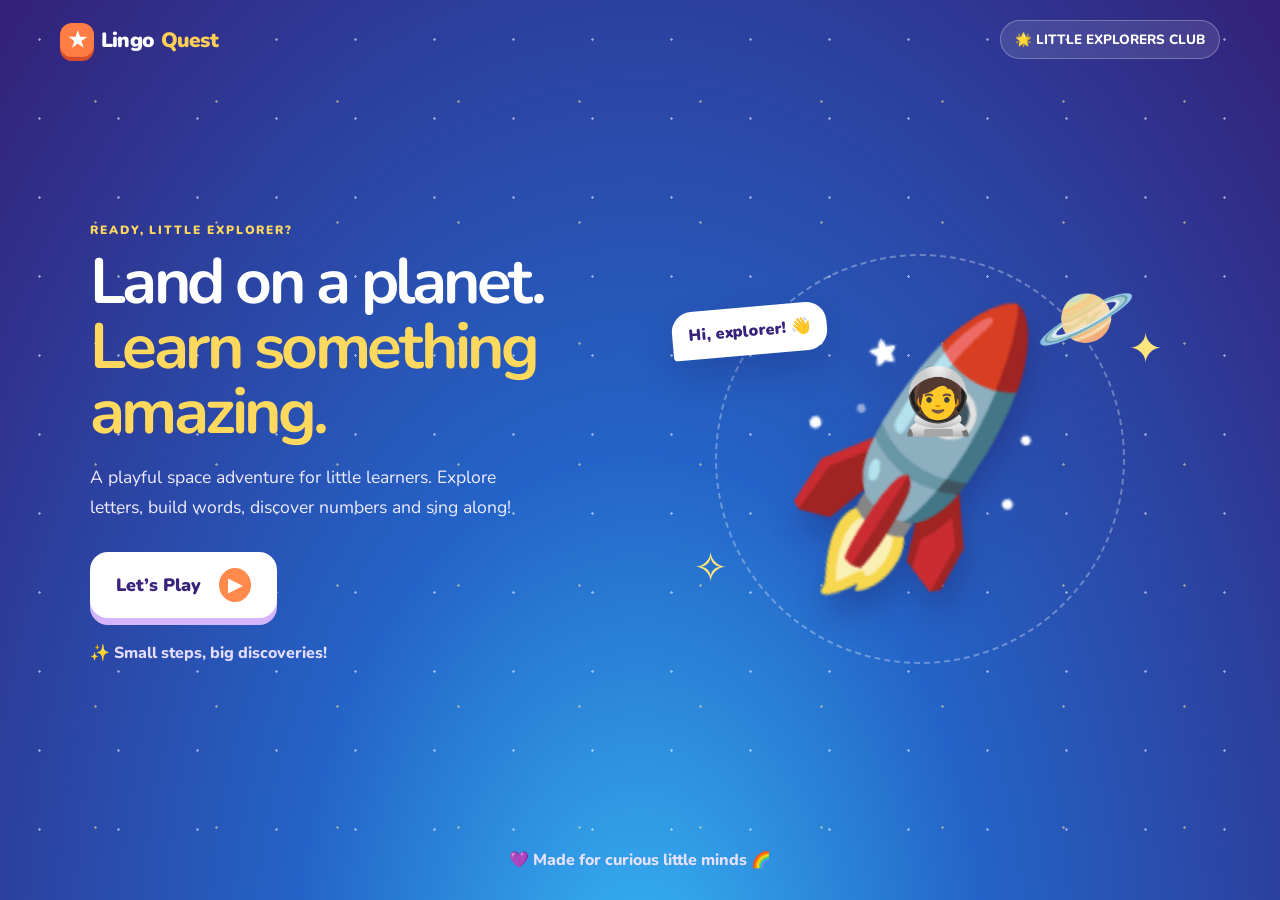
<file: index.html>
<!doctype html><html lang="en"><head><meta charset="utf-8"><meta name="viewport" content="width=device-width,initial-scale=1"><meta name="theme-color" content="#342078"><title>Lingo Quest — Start Your Adventure</title><link rel="stylesheet" href="style.css"></head><body class="landing-page"><div class="starfield"></div><header class="landing-top"><a class="logo" href="index.html"><span class="logo-star">★</span> Lingo<span>Quest</span></a><div class="top-pill">🌟 LITTLE EXPLORERS CLUB</div></header><main class="landing-main"><div class="landing-copy"><p class="kicker">READY, LITTLE EXPLORER?</p><h1>Land on a planet.<br><span>Learn something amazing.</span></h1><p class="landing-description">A playful space adventure for little learners. Explore letters, build words, discover numbers and sing along!</p><a class="big-play" href="world.html">Let’s Play <span>▶</span></a><p class="landing-note">✨ Small steps, big discoveries!</p></div><div class="hero-illustration"><div class="planet-ring"></div><div class="hero-planet">🪐</div><div class="hero-rocket">🚀</div><div class="hero-kid">🧑‍🚀</div><div class="hero-spark s1">✦</div><div class="hero-spark s2">✧</div><div class="hello-bubble">Hi, explorer! 👋</div></div></main><footer class="landing-footer">💜 Made for curious little minds 🌈</footer></body></html>
</file>
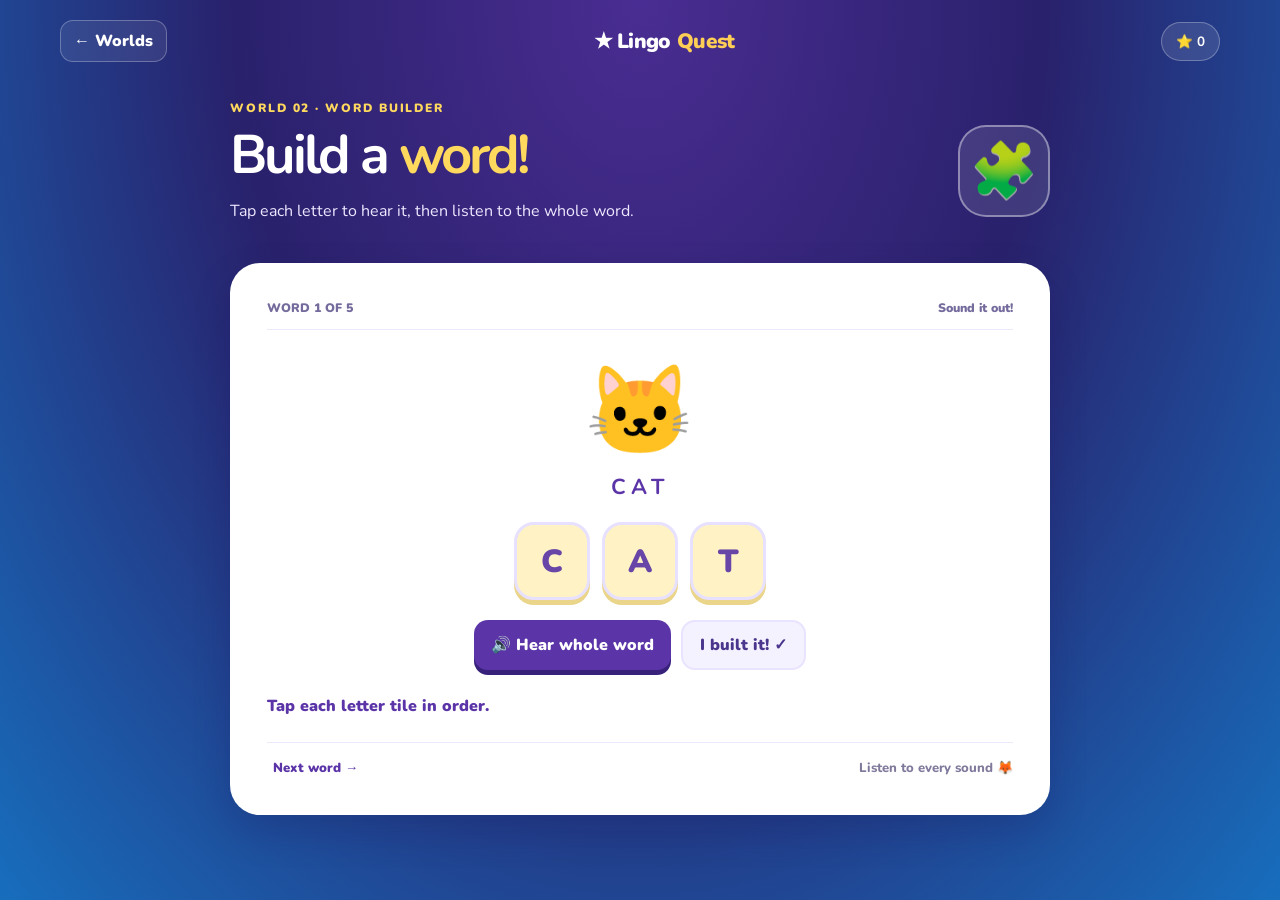
<file: builder.html>
<!doctype html><html lang="en"><head><meta charset="utf-8"><meta name="viewport" content="width=device-width,initial-scale=1"><title>Word Builder</title><link rel="stylesheet" href="style.css"></head><body class="activity-page"><header class="activity-header"><a class="back-link" href="world.html">← Worlds</a><a class="logo" href="index.html">★ Lingo<span>Quest</span></a><div class="star-counter">⭐ <strong id="starCount">0</strong></div></header><main class="activity-main"><div class="activity-title-row"><div><p class="kicker">WORLD 02 · WORD BUILDER</p><h1>Build a <span>word!</span></h1><p>Tap each letter to hear it, then listen to the whole word.</p></div><div class="big-icon">🧩</div></div><section class="learning-card"><div class="progress-line"><span id="wordProgress">WORD 1 OF 5</span><span>Sound it out!</span></div><div class="word-picture" id="wordEmoji">🐱</div><h2 class="word-target" id="wordTarget">CAT</h2><div class="letter-tiles" id="letterTiles"></div><div class="sound-actions"><button class="primary-button" id="wholeWord">🔊 Hear whole word</button><button class="secondary-button" id="blendCheck">I built it! ✓</button></div><p class="feedback" id="builderFeedback" role="status">Tap each letter tile in order.</p><div class="card-bottom"><button class="text-button" id="nextWord">Next word →</button><span>Listen to every sound 🦊</span></div></section></main><script src="app.js"></script></body></html>
</file>
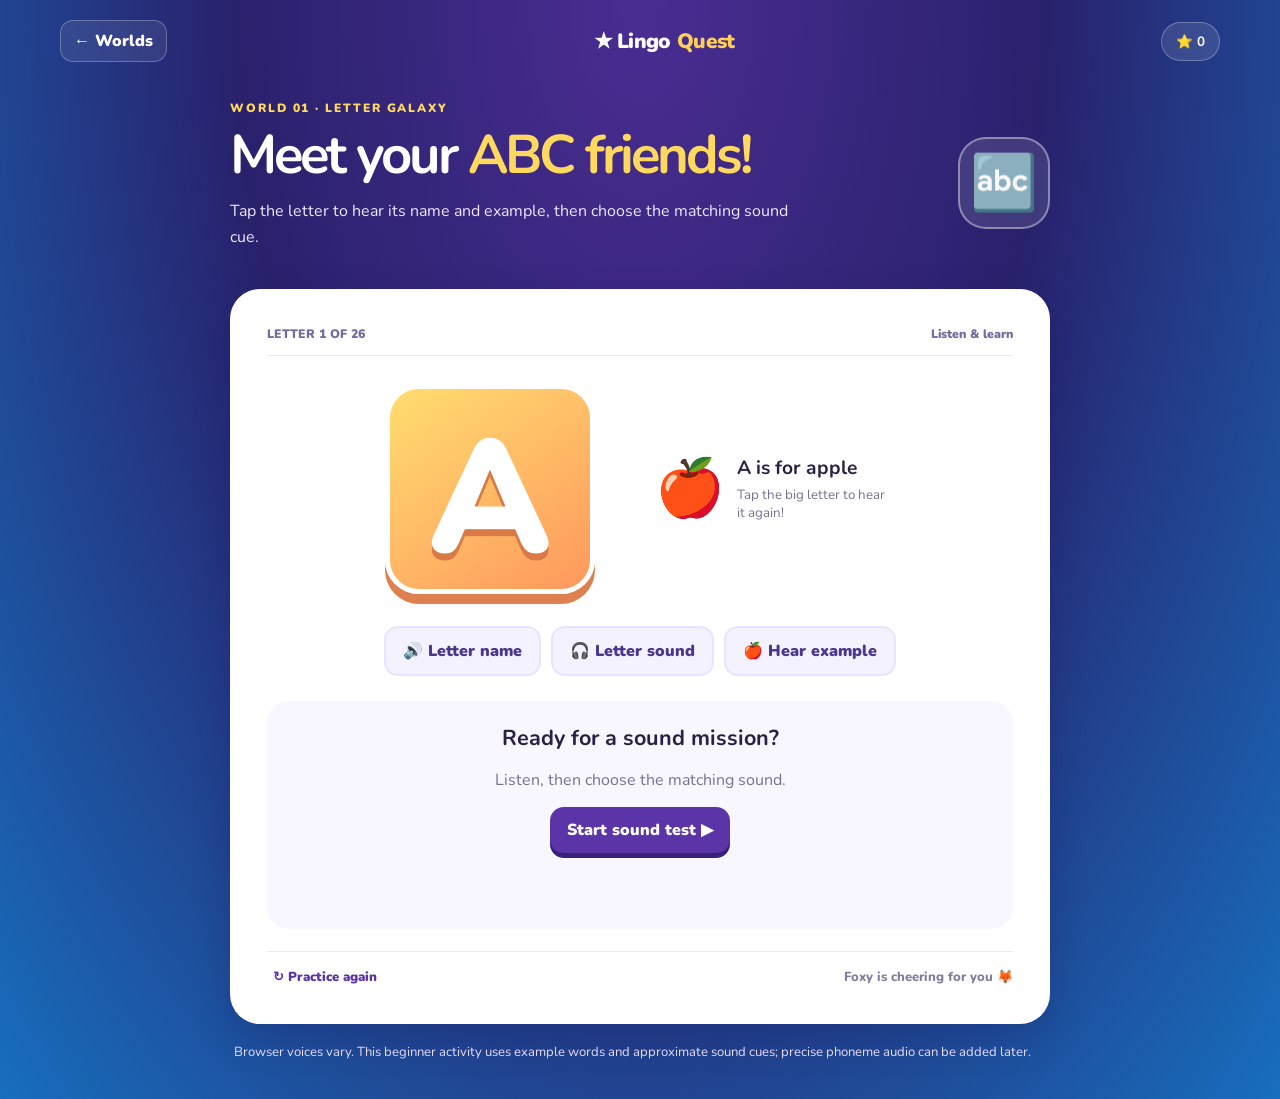
<file: letters.html>
<!doctype html><html lang="en"><head><meta charset="utf-8"><meta name="viewport" content="width=device-width,initial-scale=1"><title>World of Letters</title><link rel="stylesheet" href="style.css"></head><body class="activity-page"><header class="activity-header"><a class="back-link" href="world.html">← Worlds</a><a class="logo" href="index.html">★ Lingo<span>Quest</span></a><div class="star-counter">⭐ <strong id="starCount">0</strong></div></header><main class="activity-main"><div class="activity-title-row"><div><p class="kicker">WORLD 01 · LETTER GALAXY</p><h1>Meet your <span>ABC friends!</span></h1><p>Tap the letter to hear its name and example, then choose the matching sound cue.</p></div><div class="big-icon">🔤</div></div><section class="learning-card"><div class="progress-line"><span id="letterProgress">LETTER 1 OF 26</span><span id="letterStatus">Listen & learn</span></div><div class="letter-stage"><button class="giant-letter" id="letterButton">A</button><div class="letter-hint"><span id="letterExampleEmoji">🍎</span><div><strong id="letterExample">A is for apple</strong><small>Tap the big letter to hear it again!</small></div></div></div><div class="sound-actions"><button class="secondary-button" id="nameButton">🔊 Letter name</button><button class="secondary-button" id="soundButton">🎧 Letter sound</button><button class="secondary-button" id="exampleButton">🍎 Hear example</button></div><div class="quiz-area"><h2 id="quizTitle">Ready for a sound mission?</h2><p id="quizPrompt">Listen, then choose the matching sound.</p><button class="primary-button" id="startQuiz">Start sound test ▶</button><div class="quiz-options" id="quizOptions" hidden></div><p class="feedback" id="feedback" role="status"></p></div><div class="card-bottom"><button class="text-button" id="repeatLetter">↻ Practice again</button><span>Foxy is cheering for you 🦊</span></div></section><p class="parent-note">Browser voices vary. This beginner activity uses example words and approximate sound cues; precise phoneme audio can be added later.</p></main><script src="app.js"></script></body></html>
</file>
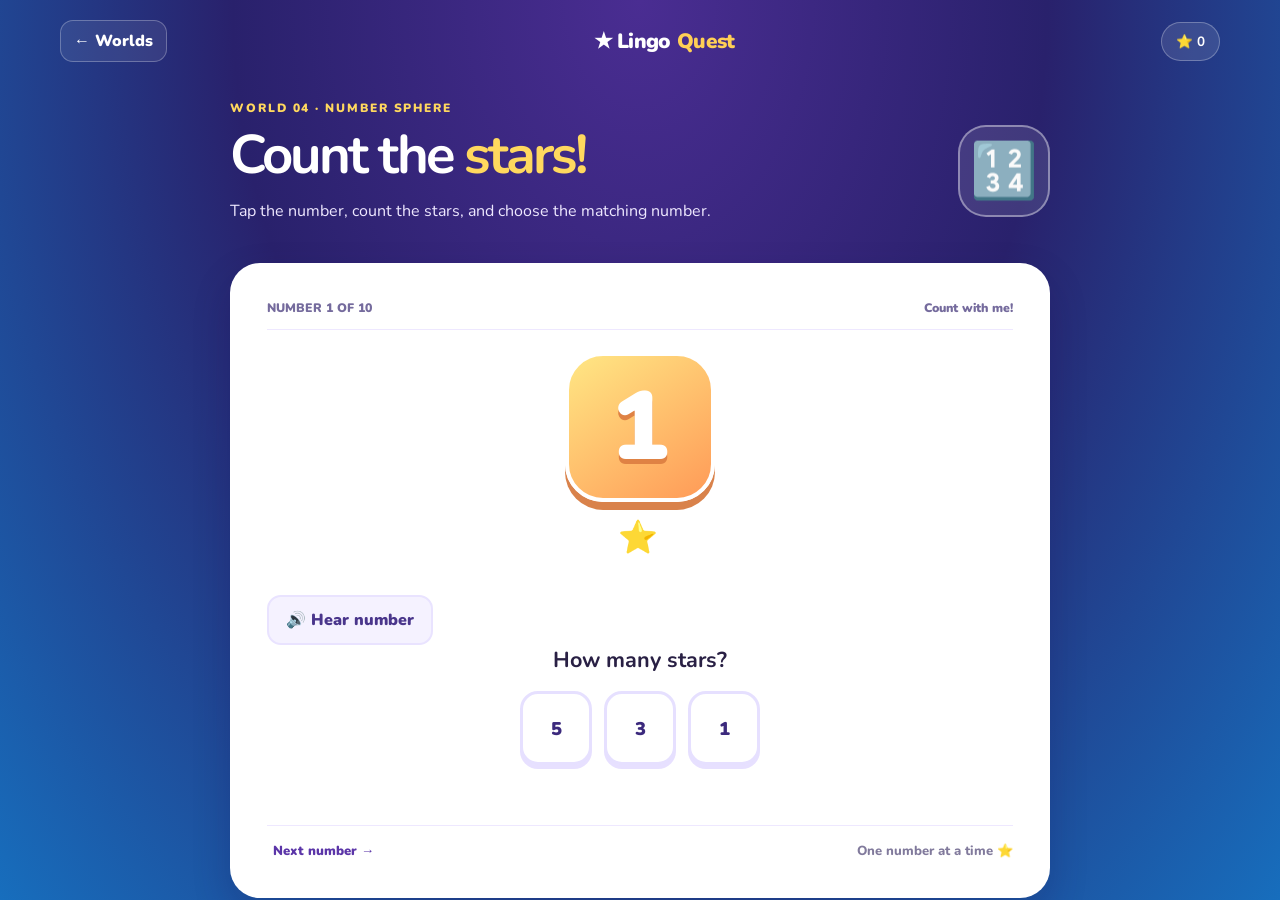
<file: numbers.html>
<!doctype html><html lang="en"><head><meta charset="utf-8"><meta name="viewport" content="width=device-width,initial-scale=1"><title>Number Sphere</title><link rel="stylesheet" href="style.css"></head><body class="activity-page"><header class="activity-header"><a class="back-link" href="world.html">← Worlds</a><a class="logo" href="index.html">★ Lingo<span>Quest</span></a><div class="star-counter">⭐ <strong id="starCount">0</strong></div></header><main class="activity-main"><div class="activity-title-row"><div><p class="kicker">WORLD 04 · NUMBER SPHERE</p><h1>Count the <span>stars!</span></h1><p>Tap the number, count the stars, and choose the matching number.</p></div><div class="big-icon">🔢</div></div><section class="learning-card"><div class="progress-line"><span id="numberProgress">NUMBER 1 OF 10</span><span>Count with me!</span></div><button class="number-display" id="numberDisplay">1</button><div class="counting-objects" id="countingObjects">⭐</div><button class="secondary-button" id="hearNumber">🔊 Hear number</button><h2 class="quiz-question">How many stars?</h2><div class="number-options" id="numberOptions"></div><p class="feedback" id="numberFeedback" role="status"></p><div class="card-bottom"><button class="text-button" id="nextNumber">Next number →</button><span>One number at a time ⭐</span></div></section></main><script src="app.js"></script></body></html>
</file>
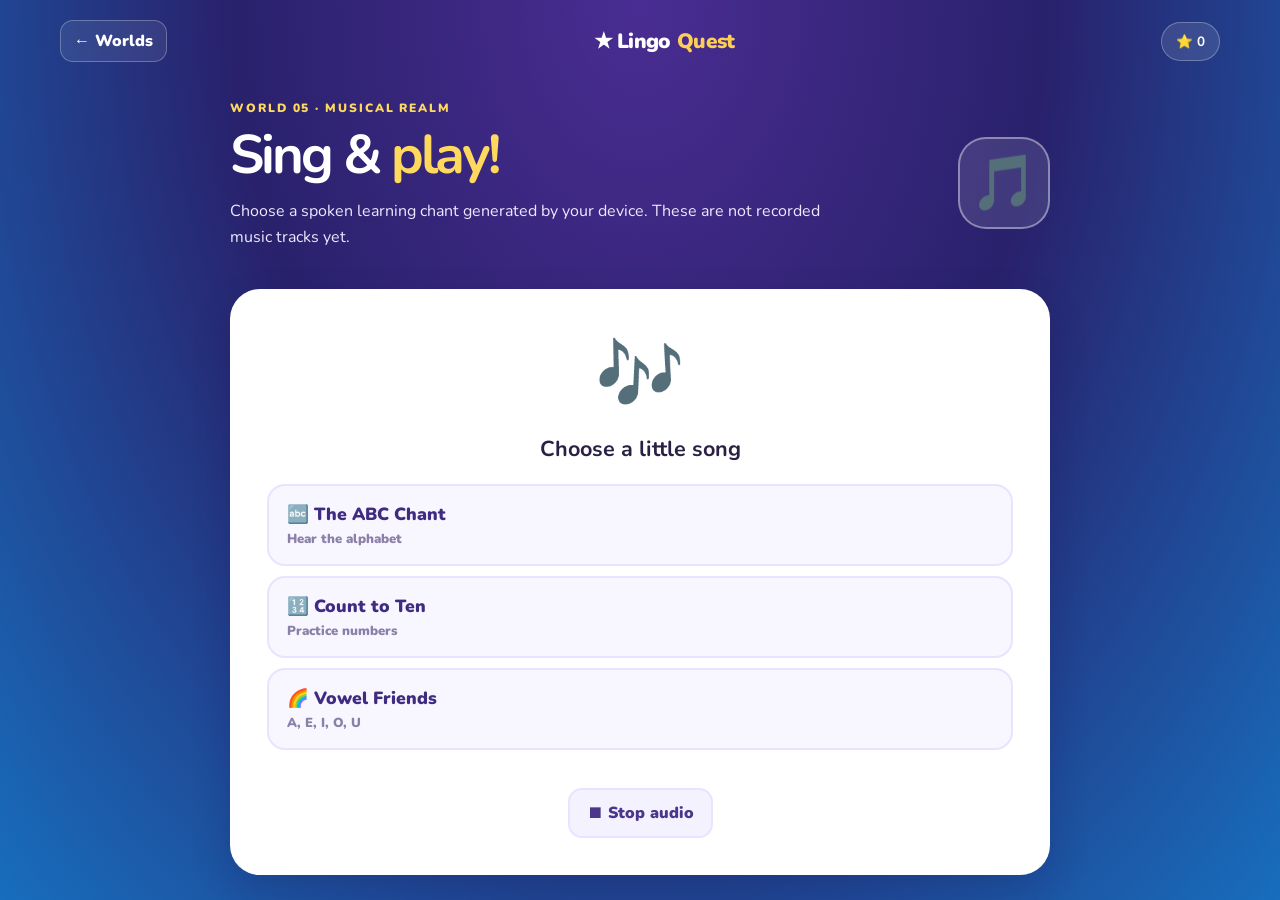
<file: songs.html>
<!doctype html><html lang="en"><head><meta charset="utf-8"><meta name="viewport" content="width=device-width,initial-scale=1"><title>Musical Realm</title><link rel="stylesheet" href="style.css"></head><body class="activity-page"><header class="activity-header"><a class="back-link" href="world.html">← Worlds</a><a class="logo" href="index.html">★ Lingo<span>Quest</span></a><div class="star-counter">⭐ <strong id="starCount">0</strong></div></header><main class="activity-main"><div class="activity-title-row"><div><p class="kicker">WORLD 05 · MUSICAL REALM</p><h1>Sing & <span>play!</span></h1><p>Choose a spoken learning chant generated by your device. These are not recorded music tracks yet.</p></div><div class="big-icon">🎵</div></div><section class="learning-card music-card"><div class="music-note">🎶</div><h2>Choose a little song</h2><button class="song-choice" data-song="abc">🔤 The ABC Chant <span>Hear the alphabet</span></button><button class="song-choice" data-song="numbers">🔢 Count to Ten <span>Practice numbers</span></button><button class="song-choice" data-song="vowels">🌈 Vowel Friends <span>A, E, I, O, U</span></button><p class="feedback" id="songFeedback" role="status"></p><button class="secondary-button" id="stopSong">⏹ Stop audio</button></section></main><script src="app.js"></script></body></html>
</file>
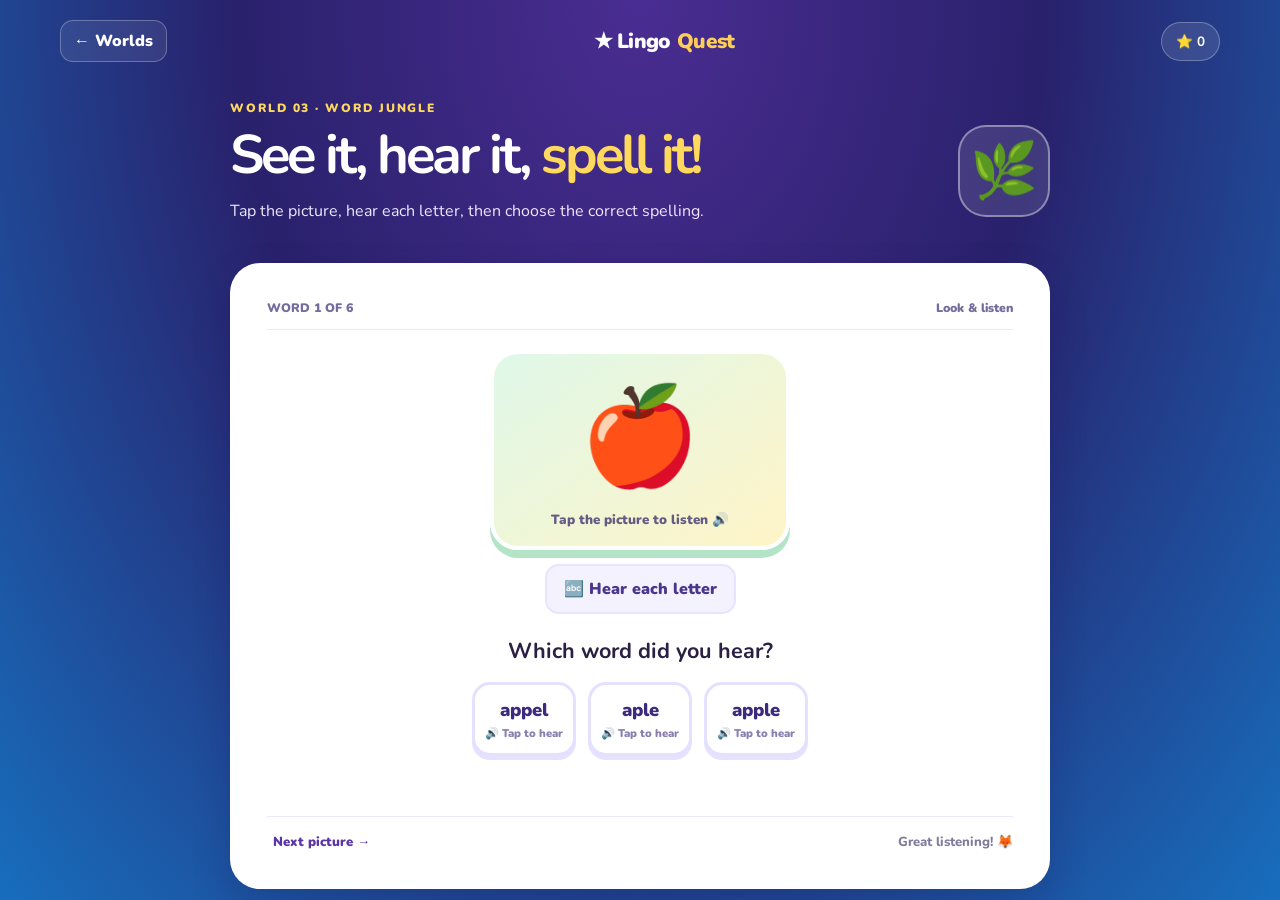
<file: vocabulary.html>
<!doctype html><html lang="en"><head><meta charset="utf-8"><meta name="viewport" content="width=device-width,initial-scale=1"><title>Word Jungle</title><link rel="stylesheet" href="style.css"></head><body class="activity-page"><header class="activity-header"><a class="back-link" href="world.html">← Worlds</a><a class="logo" href="index.html">★ Lingo<span>Quest</span></a><div class="star-counter">⭐ <strong id="starCount">0</strong></div></header><main class="activity-main"><div class="activity-title-row"><div><p class="kicker">WORLD 03 · WORD JUNGLE</p><h1>See it, hear it, <span>spell it!</span></h1><p>Tap the picture, hear each letter, then choose the correct spelling.</p></div><div class="big-icon">🌿</div></div><section class="learning-card"><div class="progress-line"><span id="vocabProgress">WORD 1 OF 6</span><span>Look & listen</span></div><button class="picture-sound" id="pictureSound"><span id="vocabEmoji">🍎</span><small>Tap the picture to listen 🔊</small></button><button class="secondary-button spelling-button" id="spellButton">🔤 Hear each letter</button><h2 class="quiz-question">Which word did you hear?</h2><div class="vocab-options" id="vocabOptions"></div><p class="feedback" id="vocabFeedback" role="status"></p><div class="card-bottom"><button class="text-button" id="nextVocab">Next picture →</button><span>Great listening! 🦊</span></div></section></main><script src="app.js"></script></body></html>
</file>
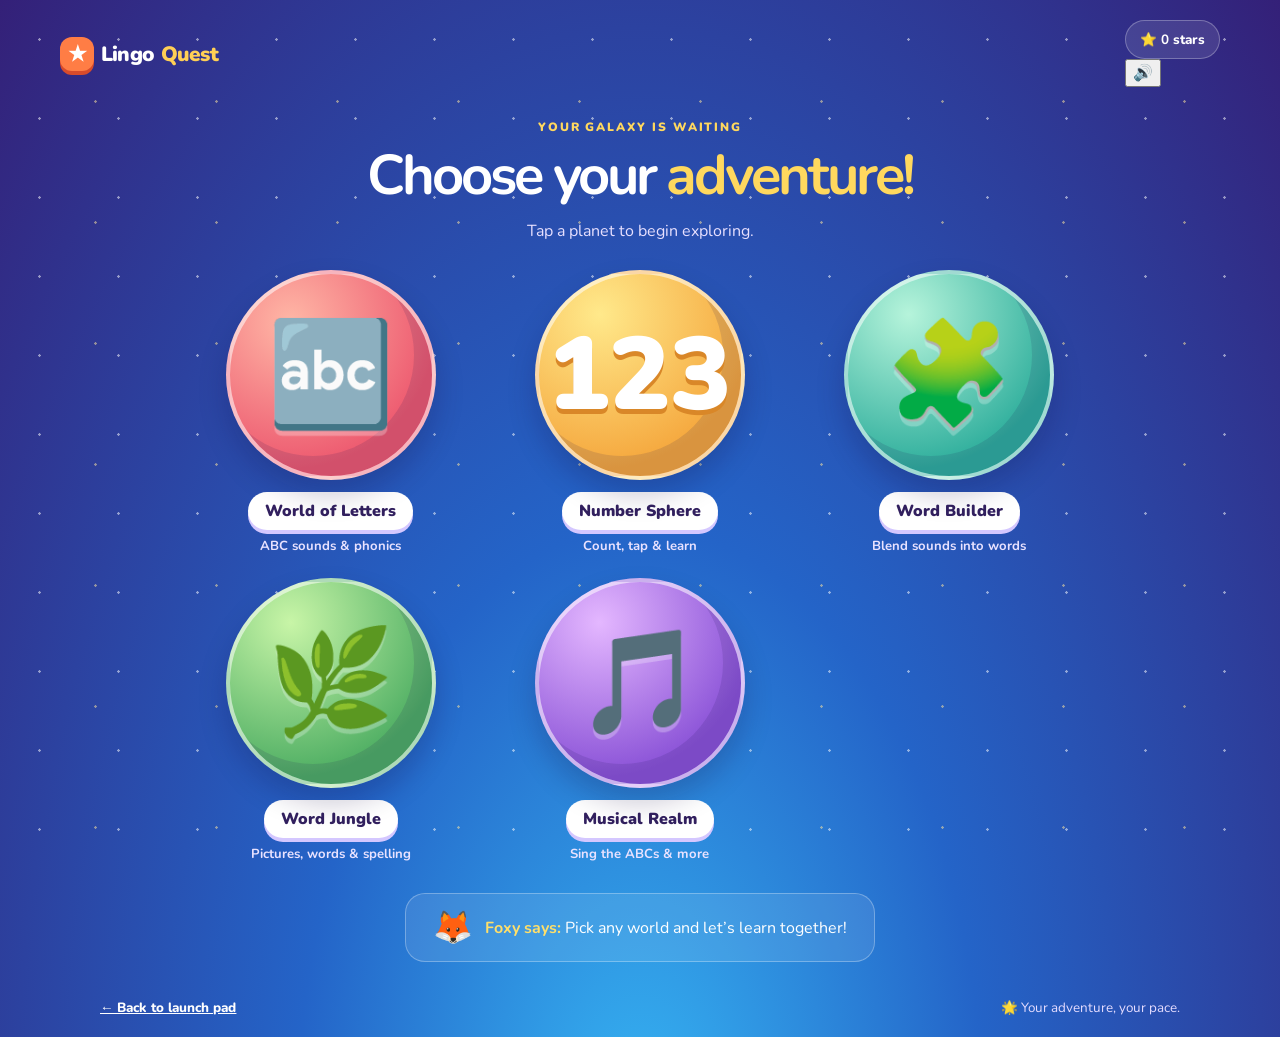
<file: world.html>
<!doctype html><html lang="en"><head><meta charset="utf-8"><meta name="viewport" content="width=device-width,initial-scale=1"><meta name="theme-color" content="#342078"><title>Lingo Quest — Choose Your World</title><link rel="stylesheet" href="style.css"></head><body class="world-page"><div class="world-stars"></div><header class="world-header"><a class="logo" href="index.html"><span class="logo-star">★</span> Lingo<span>Quest</span></a><div class="header-actions"><div class="star-counter">⭐ <strong id="starCount">0</strong> <span>stars</span></div><button class="round-control" id="soundToggle">🔊</button></div></header><main class="world-main"><div class="world-heading"><p class="kicker">YOUR GALAXY IS WAITING</p><h1>Choose your <span>adventure!</span></h1><p>Tap a planet to begin exploring.</p></div><section class="planet-grid"><a class="planet-card" href="letters.html"><div class="planet-art art-letters"><span class="planet-emoji">🔤</span></div><span class="planet-label">World of Letters</span><span class="planet-subtitle">ABC sounds & phonics</span></a><a class="planet-card" href="numbers.html"><div class="planet-art art-numbers"><span class="planet-emoji">123</span></div><span class="planet-label">Number Sphere</span><span class="planet-subtitle">Count, tap & learn</span></a><a class="planet-card" href="builder.html"><div class="planet-art art-words"><span class="planet-emoji">🧩</span></div><span class="planet-label">Word Builder</span><span class="planet-subtitle">Blend sounds into words</span></a><a class="planet-card" href="vocabulary.html"><div class="planet-art art-vocab"><span class="planet-emoji">🌿</span></div><span class="planet-label">Word Jungle</span><span class="planet-subtitle">Pictures, words & spelling</span></a><a class="planet-card" href="songs.html"><div class="planet-art art-music"><span class="planet-emoji">🎵</span></div><span class="planet-label">Musical Realm</span><span class="planet-subtitle">Sing the ABCs & more</span></a></section><div class="mascot-tip"><span>🦊</span><span><strong>Foxy says:</strong> Pick any world and let’s learn together!</span></div></main><footer class="site-footer"><a href="index.html">← Back to launch pad</a><span>🌟 Your adventure, your pace.</span></footer><script src="app.js"></script></body></html>
</file>
<file: style.css>
@import url('https://fonts.googleapis.com/css2?family=Nunito:wght@400;600;700;800;900&display=swap');:root{--purple:#38217b;--purple2:#5b35a8;--yellow:#ffd85e;--ink:#292044;--muted:#77718f;--shadow:0 16px 38px #170d4930}*{box-sizing:border-box}body{margin:0;font-family:Nunito,'Trebuchet MS',sans-serif;min-height:100vh}button,a{font:inherit}button{cursor:pointer}a:focus-visible,button:focus-visible{outline:4px solid #ffbd52;outline-offset:4px}.landing-page,.world-page,.activity-page{background:radial-gradient(ellipse at 50% 110%,#36b5f3 0%,#2464c8 38%,#342078 100%);color:white;overflow-x:hidden}.starfield,.world-stars{position:fixed;inset:0;pointer-events:none;opacity:.5;background-image:radial-gradient(white 1px,transparent 1.5px),radial-gradient(#ffe7a0 1px,transparent 1.5px);background-size:79px 79px,121px 121px;background-position:0 0,35px 41px}.landing-top,.world-header,.activity-header{position:relative;z-index:2;display:flex;align-items:center;justify-content:space-between;gap:14px;width:min(1160px,calc(100% - 32px));margin:auto;padding:20px 0}.logo{display:inline-flex;align-items:center;gap:7px;color:white;text-decoration:none;font-size:1.3rem;font-weight:900;letter-spacing:-.04em}.logo>span:last-child{color:#ffcf55}.logo-star{display:inline-grid;place-items:center;width:34px;height:34px;border-radius:12px;background:#ff7d45;color:white;box-shadow:0 4px 0 #d84b2b}.top-pill,.star-counter{padding:9px 14px;border:1px solid #ffffff45;border-radius:999px;background:#ffffff1b;font-weight:800;font-size:.84rem}.landing-main{position:relative;display:grid;grid-template-columns:1fr 1fr;align-items:center;gap:20px;width:min(1100px,calc(100% - 40px));min-height:calc(100vh - 140px);margin:auto}.landing-copy{position:relative;z-index:1;padding:32px 0 48px}.kicker{margin:0 0 12px;color:#ffd85e;font-size:.75rem;font-weight:900;letter-spacing:.16em}.landing-copy h1,.world-heading h1,.activity-title-row h1{margin:0 0 17px;font-size:clamp(2.3rem,5vw,4.4rem);line-height:1.02;letter-spacing:-.055em}.landing-copy h1 span,.world-heading h1 span,.activity-title-row h1 span{color:#ffd85e}.landing-description{max-width:460px;color:#f0ebff;font-size:1.1rem;line-height:1.7}.big-play,.primary-button{display:inline-flex;align-items:center;justify-content:center;gap:18px;border:0;border-radius:18px;background:white;color:#39237c;text-decoration:none;font-weight:900;box-shadow:0 7px 0 #d6b5ff;transition:.18s}.big-play{margin-top:12px;padding:16px 26px;font-size:1.12rem}.big-play span{padding:5px 9px;border-radius:50%;background:#ff8a4c;color:white}.big-play:hover,.primary-button:hover{transform:translateY(-3px)}.landing-note{margin-top:24px;color:#e4dcff;font-weight:800}.hero-illustration{position:relative;display:grid;place-items:center;min-height:460px}.planet-ring{position:absolute;width:min(410px,75vw);aspect-ratio:1;border:2px dashed #ffffff50;border-radius:50%;animation:orbit 34s linear infinite}.hero-planet{position:absolute;top:35px;right:10%;font-size:5rem}.hero-rocket{position:relative;z-index:2;font-size:clamp(9rem,20vw,15rem);filter:drop-shadow(0 20px 15px #160d4740);transform:rotate(-12deg);animation:float 3s ease-in-out infinite}.hero-kid{position:absolute;z-index:3;top:28%;left:46%;font-size:4rem}.hello-bubble{position:absolute;top:17%;left:4%;padding:13px 16px;border-radius:20px 20px 20px 4px;background:white;color:var(--purple);font-weight:900;box-shadow:var(--shadow);transform:rotate(-5deg)}.hero-spark{position:absolute;color:#ffe57d;font-size:2.6rem}.s1{top:20%;right:5%}.s2{bottom:20%;left:8%}.landing-footer{text-align:center;padding:10px 20px 22px;color:#e8e0ff;font-weight:800}@keyframes float{50%{transform:translateY(-12px) rotate(-7deg)}}@keyframes orbit{to{transform:rotate(360deg)}}.world-main,.activity-main{position:relative;z-index:1;width:min(1080px,calc(100% - 32px));margin:12px auto 36px}.world-heading{text-align:center;margin:12px 0 28px}.world-heading h1{font-size:clamp(2.2rem,5vw,3.5rem);margin-bottom:8px}.world-heading>p:last-child{color:#e8e0ff}.planet-grid{display:grid;grid-template-columns:repeat(3,minmax(0,1fr));gap:23px 28px;max-width:900px;margin:auto}.planet-card{display:flex;flex-direction:column;align-items:center;color:white;text-decoration:none;text-align:center;transition:transform .2s}.planet-card:hover{transform:translateY(-7px) scale(1.02)}.planet-art{display:grid;place-items:center;position:relative;width:min(210px,100%);aspect-ratio:1;border:4px solid #ffffff8c;border-radius:50%;box-shadow:inset -18px -20px 0 #1c115020,0 15px 28px #130a4038;overflow:hidden}.art-letters{background:radial-gradient(circle at 30% 24%,#ffb7a6,#ed596f 70%)}.art-numbers{background:radial-gradient(circle at 30% 20%,#ffe98b,#f5a73d 72%)}.art-words{background:radial-gradient(circle at 30% 20%,#b6f4db,#2eae9c 72%)}.art-vocab{background:radial-gradient(circle at 30% 20%,#c8f5a7,#4eae63 72%)}.art-music{background:radial-gradient(circle at 30% 20%,#e4b7ff,#8a52d7 72%)}.planet-emoji{font-size:clamp(3.5rem,8vw,6.4rem);font-weight:900;text-shadow:0 5px 0 #ffffff45}.art-numbers .planet-emoji{color:white;text-shadow:0 5px 0 #d98728}.planet-label{margin-top:12px;padding:8px 17px;border-radius:999px;background:white;color:#32205f;font-weight:900;box-shadow:0 4px 0 #d4c7ff}.planet-subtitle{margin-top:7px;color:#e9e2ff;font-size:.82rem;font-weight:700}.mascot-tip{display:flex;align-items:center;justify-content:center;gap:12px;max-width:470px;margin:30px auto 0;padding:12px 18px;border:1px solid #ffffff4a;border-radius:20px;background:#ffffff18}.mascot-tip>span:first-child{font-size:2rem}.mascot-tip strong{color:#ffdf69}.site-footer{position:relative;display:flex;justify-content:space-between;width:min(1080px,calc(100% - 32px));margin:30px auto 20px;color:#e4dcff;font-size:.84rem}.site-footer a{color:white;font-weight:800}.activity-page{background:radial-gradient(ellipse at 50% 0%,#4a2d92,#29216c 45%,#176ebd)}.activity-main{max-width:820px;margin-top:18px}.back-link{color:white;text-decoration:none;font-weight:900;padding:9px 13px;border:1px solid #ffffff44;border-radius:13px;background:#ffffff14}.activity-title-row{display:flex;align-items:center;justify-content:space-between;gap:20px;margin:16px 0 22px}.activity-title-row h1{font-size:clamp(2rem,4.6vw,3.4rem);margin-bottom:9px}.activity-title-row p:not(.kicker){max-width:590px;color:#eee8ff;line-height:1.6}.big-icon{display:grid;place-items:center;flex:0 0 92px;width:92px;height:92px;border:2px solid #ffffff66;border-radius:28px;background:#ffffff1c;font-size:3.4rem}.learning-card{padding:clamp(18px,4vw,34px);border:3px solid #ffffffb8;border-radius:30px;background:white;color:var(--ink);box-shadow:var(--shadow)}.progress-line{display:flex;justify-content:space-between;gap:12px;padding-bottom:13px;border-bottom:1px solid #eee8ff;color:#756b9d;font-size:.77rem;font-weight:900}.letter-stage{display:flex;align-items:center;justify-content:center;gap:clamp(20px,5vw,60px);padding:28px 10px 20px}.giant-letter{width:clamp(140px,30vw,210px);height:clamp(140px,30vw,210px);border:5px solid white;border-radius:34px;background:linear-gradient(145deg,#ffdd70,#ff985d);color:white;font-size:clamp(6rem,17vw,10rem);font-weight:900;text-shadow:0 7px 0 #d97945;box-shadow:0 10px 0 #df8050}.letter-hint{display:flex;align-items:center;gap:12px;max-width:240px}.letter-hint>span{font-size:3.5rem}.letter-hint strong,.letter-hint small{display:block}.letter-hint strong{font-size:1.2rem}.letter-hint small{margin-top:5px;color:var(--muted);line-height:1.4}.sound-actions{display:flex;justify-content:center;flex-wrap:wrap;gap:10px;margin:12px 0 25px}.secondary-button,.primary-button{padding:12px 17px;border-radius:14px;font-weight:900}.secondary-button{border:2px solid #e9e3ff;background:#f5f2ff;color:#4a368c}.primary-button{background:#5b35a8;color:white;box-shadow:0 5px 0 #38217b}.quiz-area{padding:22px 18px;border-radius:22px;background:#f8f6ff;text-align:center}.quiz-area h2,.learning-card h2{margin:0 0 7px;font-size:1.35rem}.quiz-area p{color:var(--muted)}.quiz-options,.vocab-options,.number-options{display:flex;justify-content:center;flex-wrap:wrap;gap:12px;margin-top:16px}.sound-option,.vocab-option,.number-option{min-width:88px;min-height:74px;padding:10px;border:3px solid #e6e0ff;border-radius:18px;background:white;color:#3c2a7d;font-size:1.15rem;font-weight:900;box-shadow:0 4px 0 #e7e0ff}.sound-option.correct,.vocab-option.correct,.number-option.correct{border-color:#57c79c;background:#e1faed}.sound-option.wrong,.vocab-option.wrong,.number-option.wrong{border-color:#ff9a84;background:#fff0eb}.feedback{min-height:25px;margin:13px 0 0;color:#5b35a8;font-weight:900}.card-bottom{display:flex;justify-content:space-between;align-items:center;gap:12px;margin-top:22px;padding-top:15px;border-top:1px solid #eee8ff;color:#817a9c;font-size:.82rem;font-weight:800}.text-button{border:0;background:transparent;color:#5b35a8;font-weight:900}.parent-note{color:#e6ddff;font-size:.82rem;line-height:1.6;margin:18px 4px}.word-picture{text-align:center;font-size:5.5rem;margin:22px 0 0}.word-target{text-align:center;font-size:2rem;letter-spacing:.25em;color:#5b35a8}.letter-tiles{display:flex;justify-content:center;flex-wrap:wrap;gap:12px;margin:20px 0}.letter-tile{width:76px;height:78px;border:3px solid #e7e0ff;border-radius:20px;background:#fff3c6;color:#6846a7;font-size:2rem;font-weight:900;box-shadow:0 5px 0 #ebd58a}.letter-tile.heard{background:#e1faed;border-color:#6ed2a5}.picture-sound{display:flex;flex-direction:column;align-items:center;justify-content:center;gap:8px;width:min(300px,100%);min-height:200px;margin:20px auto 14px;border:4px solid white;border-radius:28px;background:linear-gradient(145deg,#dff8e9,#fff4c7);box-shadow:0 8px 0 #b4e4c8;color:var(--ink)}.picture-sound span{font-size:6rem}.picture-sound small{font-weight:900;color:#665c83}.spelling-button{display:block;margin:0 auto 22px}.quiz-question{text-align:center}.vocab-option{display:flex;flex-direction:column;align-items:center;justify-content:center;gap:4px}.vocab-option small{color:#8a7fb0;font-size:.7rem}.number-display{display:block;width:150px;height:150px;margin:22px auto 12px;border:4px solid white;border-radius:38px;background:linear-gradient(145deg,#ffe784,#ff9a57);color:white;font-size:6rem;font-weight:900;text-shadow:0 5px 0 #df8244;box-shadow:0 8px 0 #d9824b}.counting-objects{text-align:center;min-height:65px;margin:14px auto;font-size:2rem;letter-spacing:4px;overflow-wrap:anywhere}.number-option{min-width:72px}.music-card{text-align:center}.music-note{font-size:4.5rem}.music-card h2{margin:10px 0 20px}.song-choice{display:flex;flex-direction:column;gap:4px;width:100%;margin:10px 0;padding:16px 18px;border:2px solid #e9e3ff;border-radius:18px;background:#f8f6ff;color:#3f2c80;text-align:left;font-weight:900;font-size:1.1rem}.song-choice span{color:#8a80a9;font-size:.82rem}.@media(max-width:700px){.landing-top,.world-header,.activity-header{width:calc(100% - 24px);padding:14px 0}.top-pill{display:none}.landing-main{grid-template-columns:1fr;width:calc(100% - 32px);min-height:auto;padding-top:15px}.landing-copy{padding:24px 0 0;text-align:center}.landing-copy h1{font-size:2.7rem}.landing-description{margin:auto;font-size:1rem}.hero-illustration{min-height:300px}.hero-rocket{font-size:10rem}.hero-kid{top:23%;left:45%;font-size:3rem}.hero-planet{top:0;right:6%;font-size:4rem}.planet-ring{width:270px}.hello-bubble{top:11%;left:2%;font-size:.85rem}.planet-grid{grid-template-columns:repeat(2,minmax(0,1fr));gap:22px 12px}.planet-art{width:min(160px,100%)}.planet-label{padding:7px 11px;font-size:.85rem}.planet-subtitle{font-size:.72rem}.site-footer{flex-direction:column;align-items:center;gap:10px}.activity-main{margin-top:8px}.activity-title-row{align-items:flex-start}.big-icon{flex-basis:64px;width:64px;height:64px;border-radius:20px;font-size:2.4rem}.activity-title-row h1{font-size:2.25rem}.activity-title-row p:not(.kicker){font-size:.9rem}.logo{font-size:1.08rem}.logo-star{width:29px;height:29px}.letter-stage{flex-direction:column;gap:24px}.giant-letter{width:150px;height:150px;font-size:7rem}.sound-actions>*{flex:1 1 42%;font-size:.82rem;padding:11px 8px}.card-bottom{align-items:flex-start;font-size:.74rem}.word-target{font-size:1.6rem}.letter-tile{width:65px;height:68px}.picture-sound{min-height:170px}.picture-sound span{font-size:5rem}.progress-line{font-size:.67rem}}@media(prefers-reduced-motion:reduce){*,*::before,*::after{animation:none!important;scroll-behavior:auto!important;transition:none!important}}
</file>
